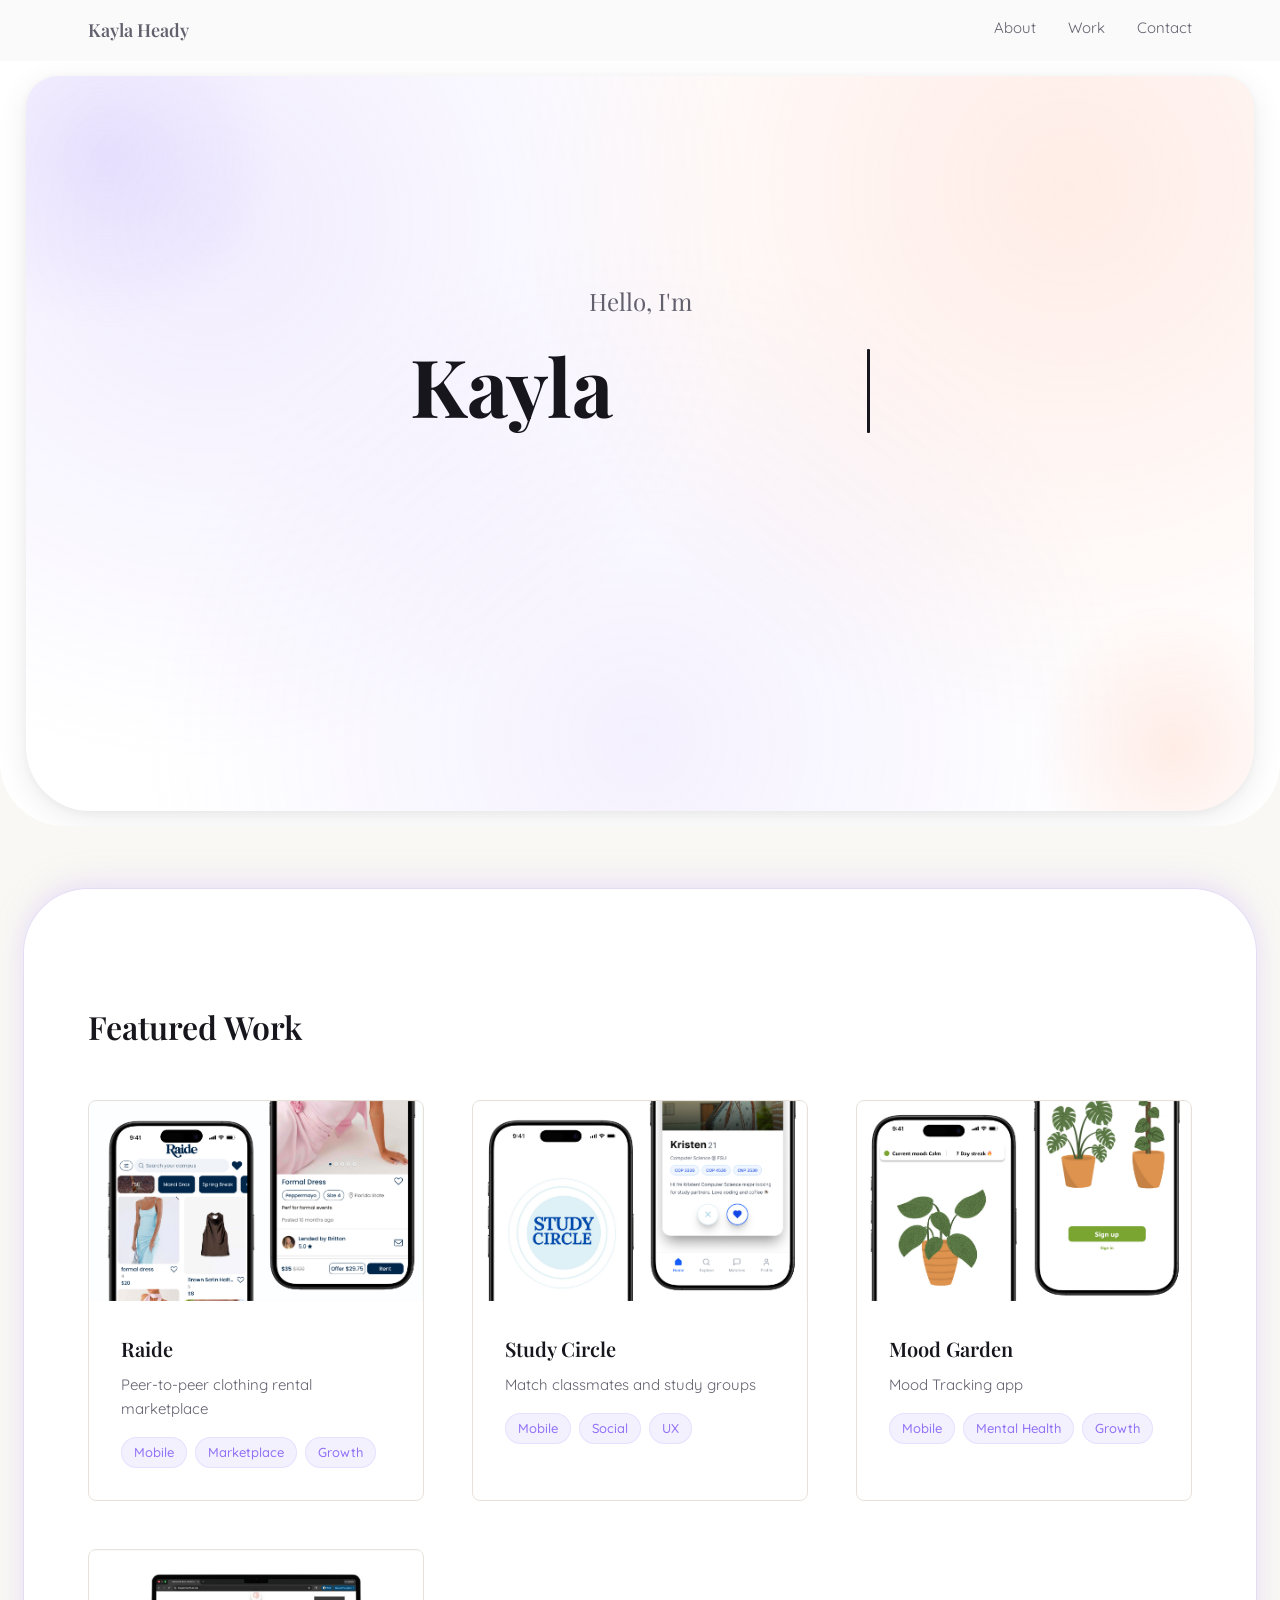
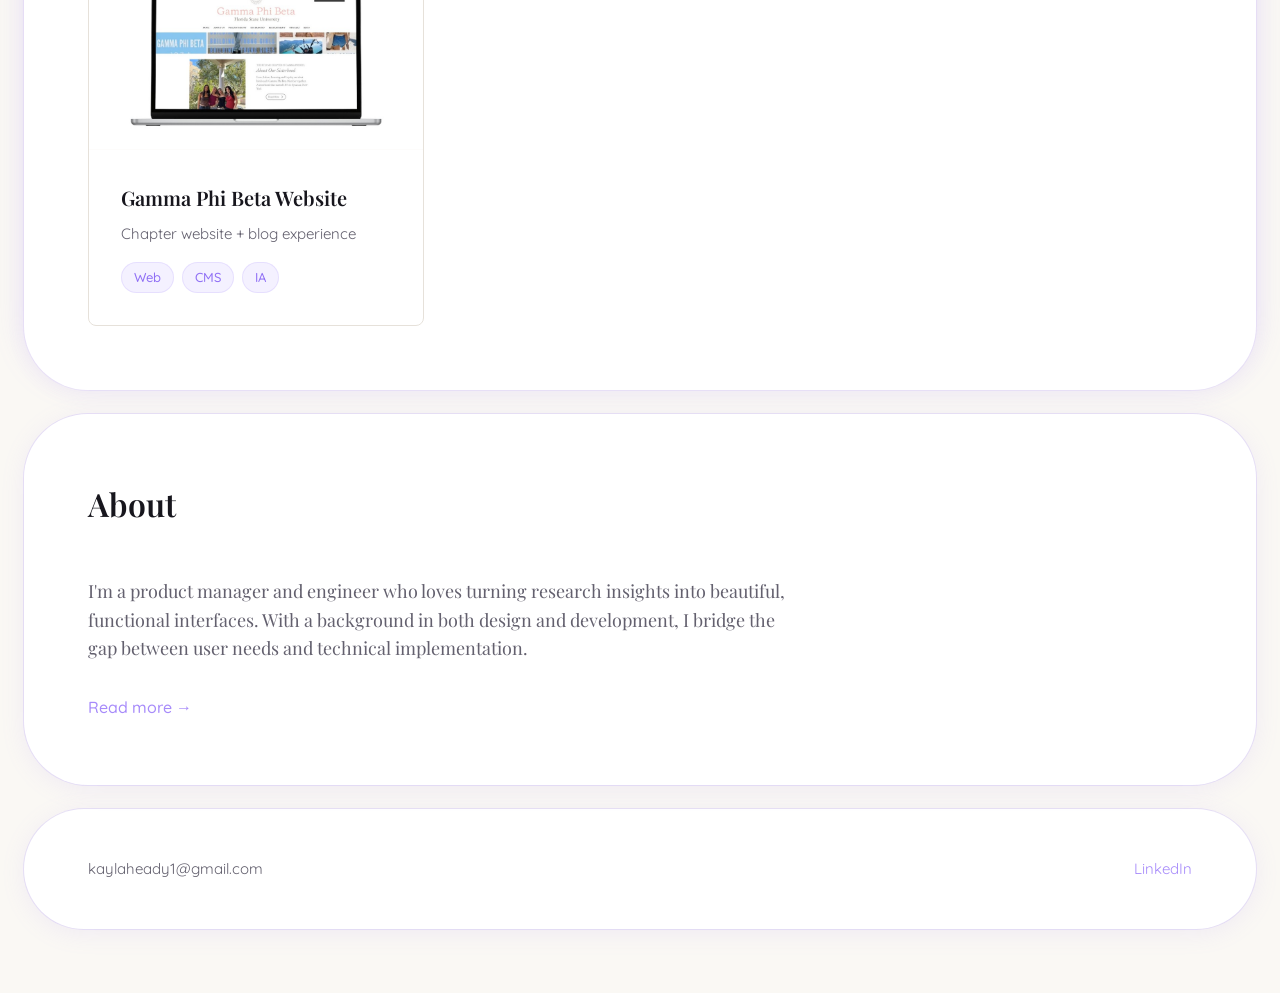
<file: index.html>
<!DOCTYPE html>
<html lang="en">
  <head>
    <meta charset="UTF-8" />
    <meta name="viewport" content="width=device-width, initial-scale=1.0" />
    <title>Kayla Heady — Product Manager & Engineer</title>
    <link rel="preconnect" href="https://fonts.googleapis.com" />
    <link rel="preconnect" href="https://fonts.gstatic.com" crossorigin />
    <link
      href="https://fonts.googleapis.com/css2?family=Playfair+Display:ital,wght@0,400;0,600;0,700;1,400&display=swap"
      rel="stylesheet"
    />
    <link rel="stylesheet" href="styles.css" />
    <link rel="stylesheet" href="https://unpkg.com/aos@2.3.1/dist/aos.css" />
  </head>
  <body>
    <nav class="nav">
      <div class="nav-container">
        <a href="index.html" class="nav-logo">Kayla Heady</a>
        <div class="nav-links">
          <a href="about.html">About</a>
          <a href="work.html">Work</a>
          <a href="contact.html">Contact</a>
        </div>
      </div>
    </nav>

    <main>
      <!-- Hero Section -->
      <section class="hero" data-aos="fade-up">
        <div class="hero-bg-shape" aria-hidden="true"></div>
        <div class="container">
          <p class="hero-subtitle">Hello, I'm</p>
          <h1 class="hero-title" id="heroName"></h1>
          <p class="hero-subtitle" id="heroDesc">
            Product manager and engineer who builds research-driven, trust-focused
            digital experiences for consumer marketplaces - serving 24,000+
          </p>
          <div class="hero-cta" id="heroActions">
            <a href="work.html" class="btn btn-primary">View Work</a>
            <a href="contact.html" class="btn btn-primary">Contact</a>
          </div>
        </div>
      </section>

      <!-- Featured Work -->
      <section class="featured-work" data-aos="fade-up">
        <div class="container">
          <h2 class="section-title">Featured Work</h2>
          <div class="project-grid">
            <a href="case-study.html?project=raide" class="project-card" data-aos="fade-up">
              <div class="project-card-image">
                <img
                  src="assets/img/raide-thumb.jpg"
                  alt="Raide project thumbnail"
                />
              </div>
              <div class="project-card-content">
                <h3 class="project-card-title">Raide</h3>
                <p class="project-card-subtitle">
                  Peer-to-peer clothing rental marketplace
                </p>
                <div class="project-card-tags">
                  <span class="tag">Mobile</span>
                  <span class="tag">Marketplace</span>
                  <span class="tag">Growth</span>
                </div>
              </div>
            </a>
            <a href="case-study.html?project=study-circle" class="project-card" data-aos="fade-up">
              <div class="project-card-image">
                <img
                  src="assets/img/study-circle-thumb.jpg"
                  alt="Study Circle project thumbnail"
                />
              </div>
              <div class="project-card-content">
                <h3 class="project-card-title">Study Circle</h3>
                <p class="project-card-subtitle">
                  Match classmates and study groups
                </p>
                <div class="project-card-tags">
                  <span class="tag">Mobile</span>
                  <span class="tag">Social</span>
                  <span class="tag">UX</span>
                </div>
              </div>
            </a>

            <a href="case-study.html?project=moodGarden" class="project-card" data-aos="fade-up">
              <div class="project-card-image">
                <img
                  src="assets/img/moodGarden-thumb.jpg"
                  alt="Mood Garden project thumbnail"
                />
              </div>
              <div class="project-card-content">
                <h3 class="project-card-title">Mood Garden</h3>
                <p class="project-card-subtitle">Mood Tracking app</p>
                <div class="project-card-tags">
                  <span class="tag">Mobile</span>
                  <span class="tag">Mental Health</span>
                  <span class="tag">Growth</span>
                </div>
              </div>
            </a>
            <a
              href="case-study.html?project=gamma-phi-beta"
              class="project-card"
              data-aos="fade-up"
            >
              <div class="project-card-image">
                <img
                  src="assets/img/gamma-phi-beta-thumb.jpg"
                  alt="Gamma Phi Beta project thumbnail"
                />
              </div>
              <div class="project-card-content">
                <h3 class="project-card-title">Gamma Phi Beta Website</h3>
                <p class="project-card-subtitle">
                  Chapter website + blog experience
                </p>
                <div class="project-card-tags">
                  <span class="tag">Web</span>
                  <span class="tag">CMS</span>
                  <span class="tag">IA</span>
                </div>
              </div>
            </a>
          </div>
        </div>
      </section>

      <!-- About Teaser -->
      <section class="about-teaser" data-aos="fade-up">
        <div class="container">
          <h2 class="section-title">About</h2>
          <p class="about-teaser-text">
            I'm a product manager and engineer who loves turning research insights into
            beautiful, functional interfaces. With a background in both design
            and development, I bridge the gap between user needs and technical
            implementation.
          </p>
          <a href="about.html" class="link-arrow">Read more →</a>
        </div>
      </section>
    </main>

    <footer class="footer">
      <div class="container">
        <div class="footer-content">
          <p class="footer-email">kaylaheady1@gmail.com</p>
          <a
            href="https://www.linkedin.com/in/kayla-heady-415b13234/"
            class="footer-link"
            target="_blank"
            rel="noopener noreferrer"
            >LinkedIn</a
          >
        </div>
      </div>
    </footer>

    <script src="https://unpkg.com/aos@2.3.1/dist/aos.js"></script>
    <script>
      (function () {
        var START_DELAY = 950;
        var LETTER_MS = 72;
        var NAME = "Kayla Heady";

        var heroName = document.getElementById("heroName");
        if (!heroName) return;

        for (var i = 0; i < NAME.length; i++) {
          var span = document.createElement("span");
          span.className = "letter";
          span.textContent = NAME[i] === " " ? "\u00A0" : NAME[i];
          heroName.appendChild(span);
        }

        var cursor = document.createElement("span");
        cursor.className = "cursor";
        heroName.appendChild(cursor);

        for (var j = 0; j < NAME.length; j++) {
          (function (idx) {
            setTimeout(function () {
              heroName.children[idx].classList.add("visible");
              if (idx === NAME.length - 1) {
                setTimeout(function () {
                  cursor.classList.add("done");
                }, LETTER_MS);
                setTimeout(function () {
                  var desc = document.getElementById("heroDesc");
                  if (desc) desc.classList.add("hero-revealed");
                }, 400);
                setTimeout(function () {
                  var actions = document.getElementById("heroActions");
                  if (actions) actions.classList.add("hero-revealed");
                }, 700);
              }
            }, START_DELAY + idx * LETTER_MS);
          })(j);
        }
      })();
    </script>
    <script src="script.js"></script>
  </body>
</html>
</file>
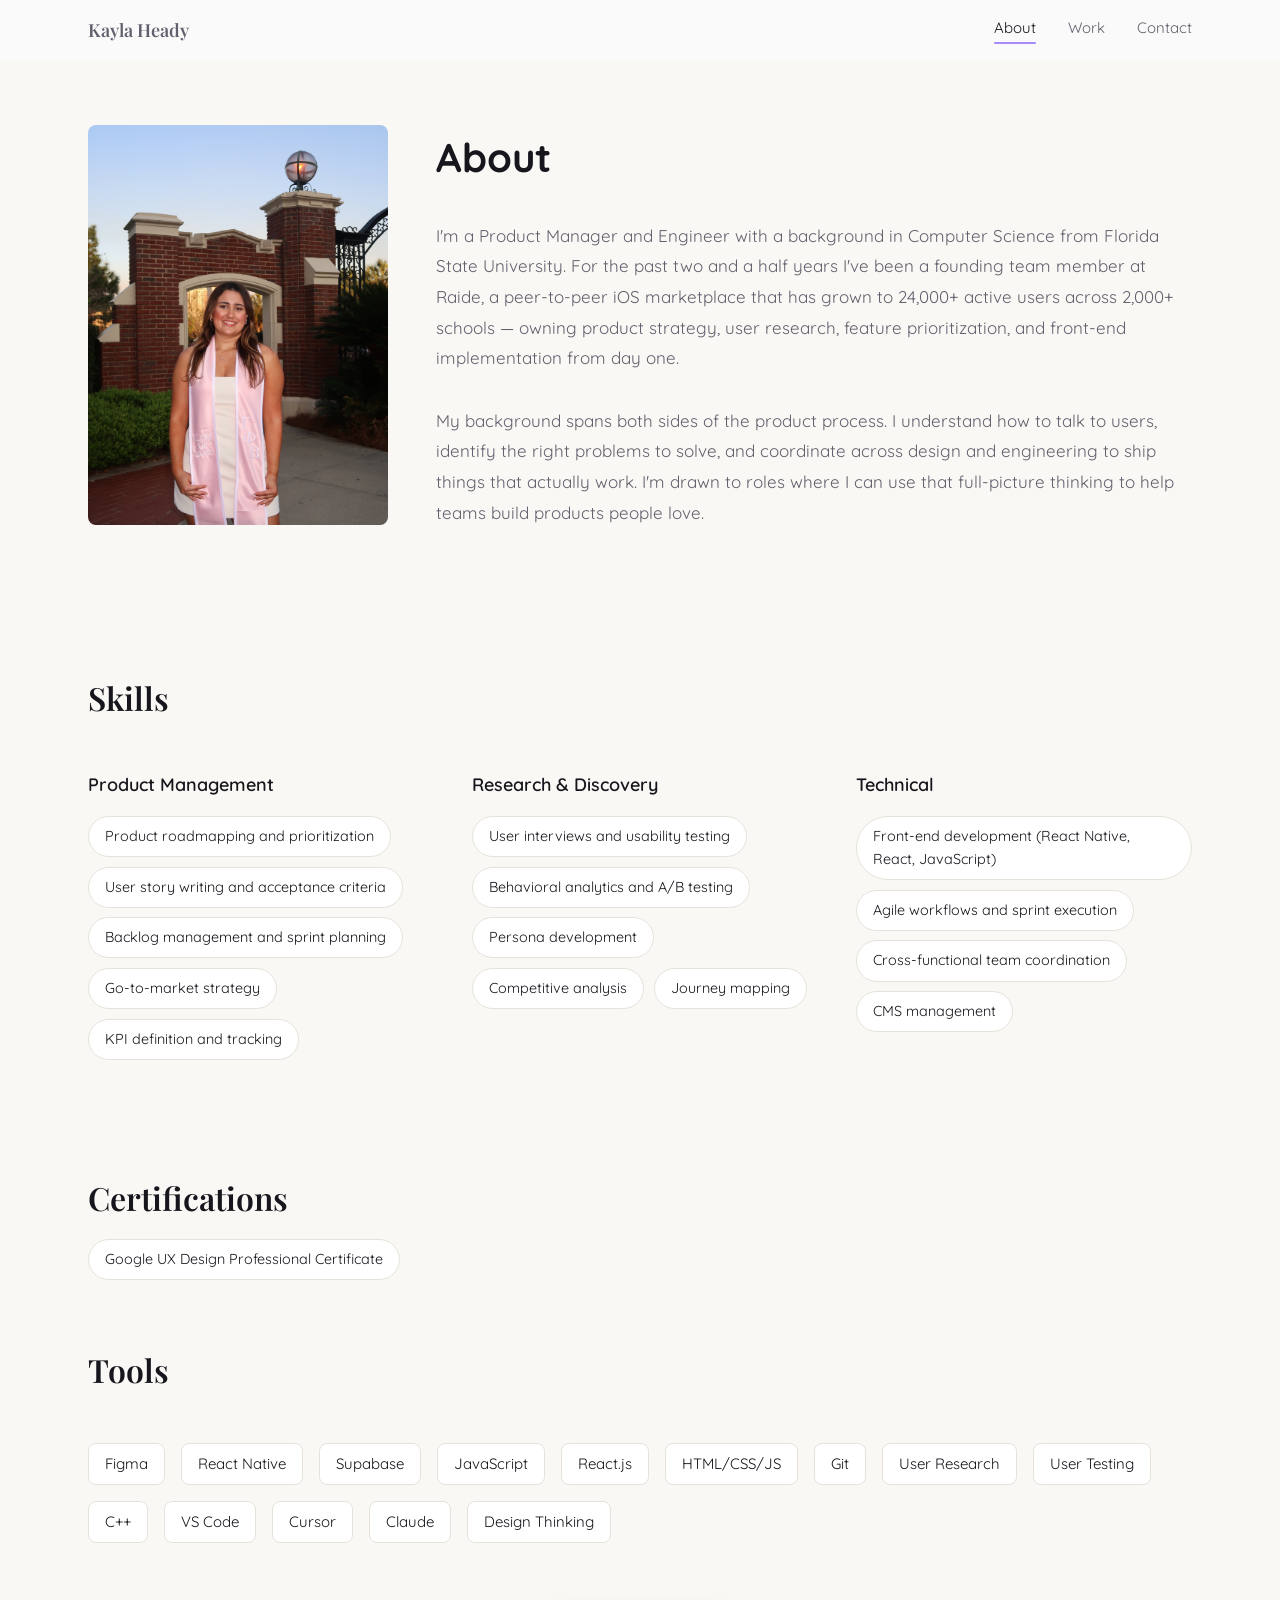
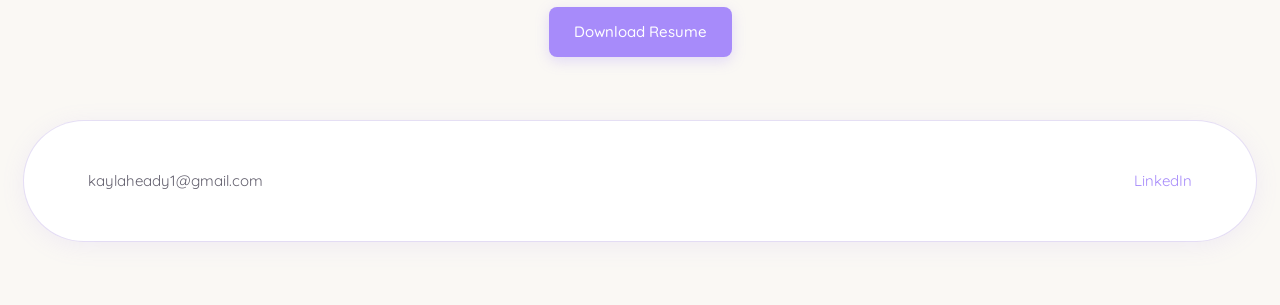
<file: about.html>
<!DOCTYPE html>
<html lang="en">
  <head>
    <meta charset="UTF-8" />
    <meta name="viewport" content="width=device-width, initial-scale=1.0" />
    <title>About — Kayla Heady</title>
    <link rel="stylesheet" href="styles.css" />
    <link rel="stylesheet" href="https://unpkg.com/aos@2.3.1/dist/aos.css" />
  </head>
  <body>
    <nav class="nav">
      <div class="nav-container">
        <a href="index.html" class="nav-logo">Kayla Heady</a>
        <div class="nav-links">
          <a href="about.html" class="active">About</a>
          <a href="work.html">Work</a>
          <a href="contact.html">Contact</a>
        </div>
      </div>
    </nav>

    <main>
      <section class="about-page" data-aos="fade-up">
        <div class="container">
          <div class="about-content">
            <div class="about-image">
              <img src="assets/img/about-photo.jpg" alt="Kayla Heady" />
            </div>
            <div class="about-text">
              <h1 class="page-title">About</h1>

              <p>
               I'm a Product Manager and Engineer with a background in Computer Science from Florida State University. For the past two and a half years I've been a founding team member at Raide, a peer-to-peer iOS marketplace that has grown to 24,000+ active users across 2,000+ schools — owning product strategy, user research, feature prioritization, and front-end implementation from day one.
              </p>

              <p>
                My background spans both sides of the product process. I understand how to talk to users, identify the right problems to solve, and coordinate across design and engineering to ship things that actually work. I'm drawn to roles where I can use that full-picture thinking to help teams build products people love.
               
              </p>
            </div>
          </div>

          <div class="skills-section">
            <h2 class="section-title">Skills</h2>
            <div class="skills-grid">
              <div class="skills-group">
                <h3 class="skills-group-title">Product Management</h3>
                <ul class="skills-list">
                  <li>Product roadmapping and prioritization</li>
                  <li>User story writing and acceptance criteria</li>
                  <li>Backlog management and sprint planning</li>
                  <li>Go-to-market strategy</li>
                  <li>KPI definition and tracking</li>
                </ul>
              </div>
              <div class="skills-group">
                <h3 class="skills-group-title">Research & Discovery</h3>
                <ul class="skills-list">
                  <li>User interviews and usability testing</li>
                  <li>Behavioral analytics and A/B testing</li>
                  <li>Persona development</li>
                  <li>Competitive analysis</li>
                  <li>Journey mapping</li>
                </ul>
              </div>
              <div class="skills-group">
                <h3 class="skills-group-title">Technical</h3>
                <ul class="skills-list">
                  <li>Front-end development (React Native, React, JavaScript)</li>
                  <li>Agile workflows and sprint execution</li>
                  <li>Cross-functional team coordination</li>
                  <li>CMS management</li>
                </ul>
              </div>
            </div>
          </div>

          <div class="certifications-section">
            <h2 class="section-title">Certifications</h2>
            <div class="skills-grid">
              <div class="skills-group">
                <ul class="skills-list">
                  <li>Google UX Design Professional Certificate</li>
                </ul>
              </div>
            </div>
          </div>

          <div class="tools-section">
            <h2 class="section-title">Tools</h2>
            <div class="tools-chips">
              <span class="tool-chip">Figma</span>
              <span class="tool-chip">React Native</span>
              <span class="tool-chip">Supabase</span>
              <span class="tool-chip">JavaScript</span>
              <span class="tool-chip">React.js</span>
              <span class="tool-chip">HTML/CSS/JS</span>
              <span class="tool-chip">Git</span>
              <span class="tool-chip">User Research</span>
              <span class="tool-chip">User Testing</span>
              <span class="tool-chip">C++</span>
              <span class="tool-chip">VS Code</span>
              <span class="tool-chip">Cursor</span>
              <span class="tool-chip">Claude</span>
              <span class="tool-chip">Design Thinking</span>
            </div>
          </div>

          <div class="resume-section">
            <a href="assets/kaylaheady-resume.pdf" class="btn btn-primary" download
              >Download Resume</a
            >
          </div>
        </div>
      </section>
    </main>

    <footer class="footer">
      <div class="container">
        <div class="footer-content">
          <p class="footer-email">kaylaheady1@gmail.com</p>
          <a
            href="https://www.linkedin.com/in/kayla-heady-415b13234/"
            class="footer-link"
            target="_blank"
            rel="noopener noreferrer"
            >LinkedIn</a
          >
        </div>
      </div>
    </footer>

    <script src="https://unpkg.com/aos@2.3.1/dist/aos.js"></script>
    <script src="script.js"></script>
  </body>
</html>
</file>
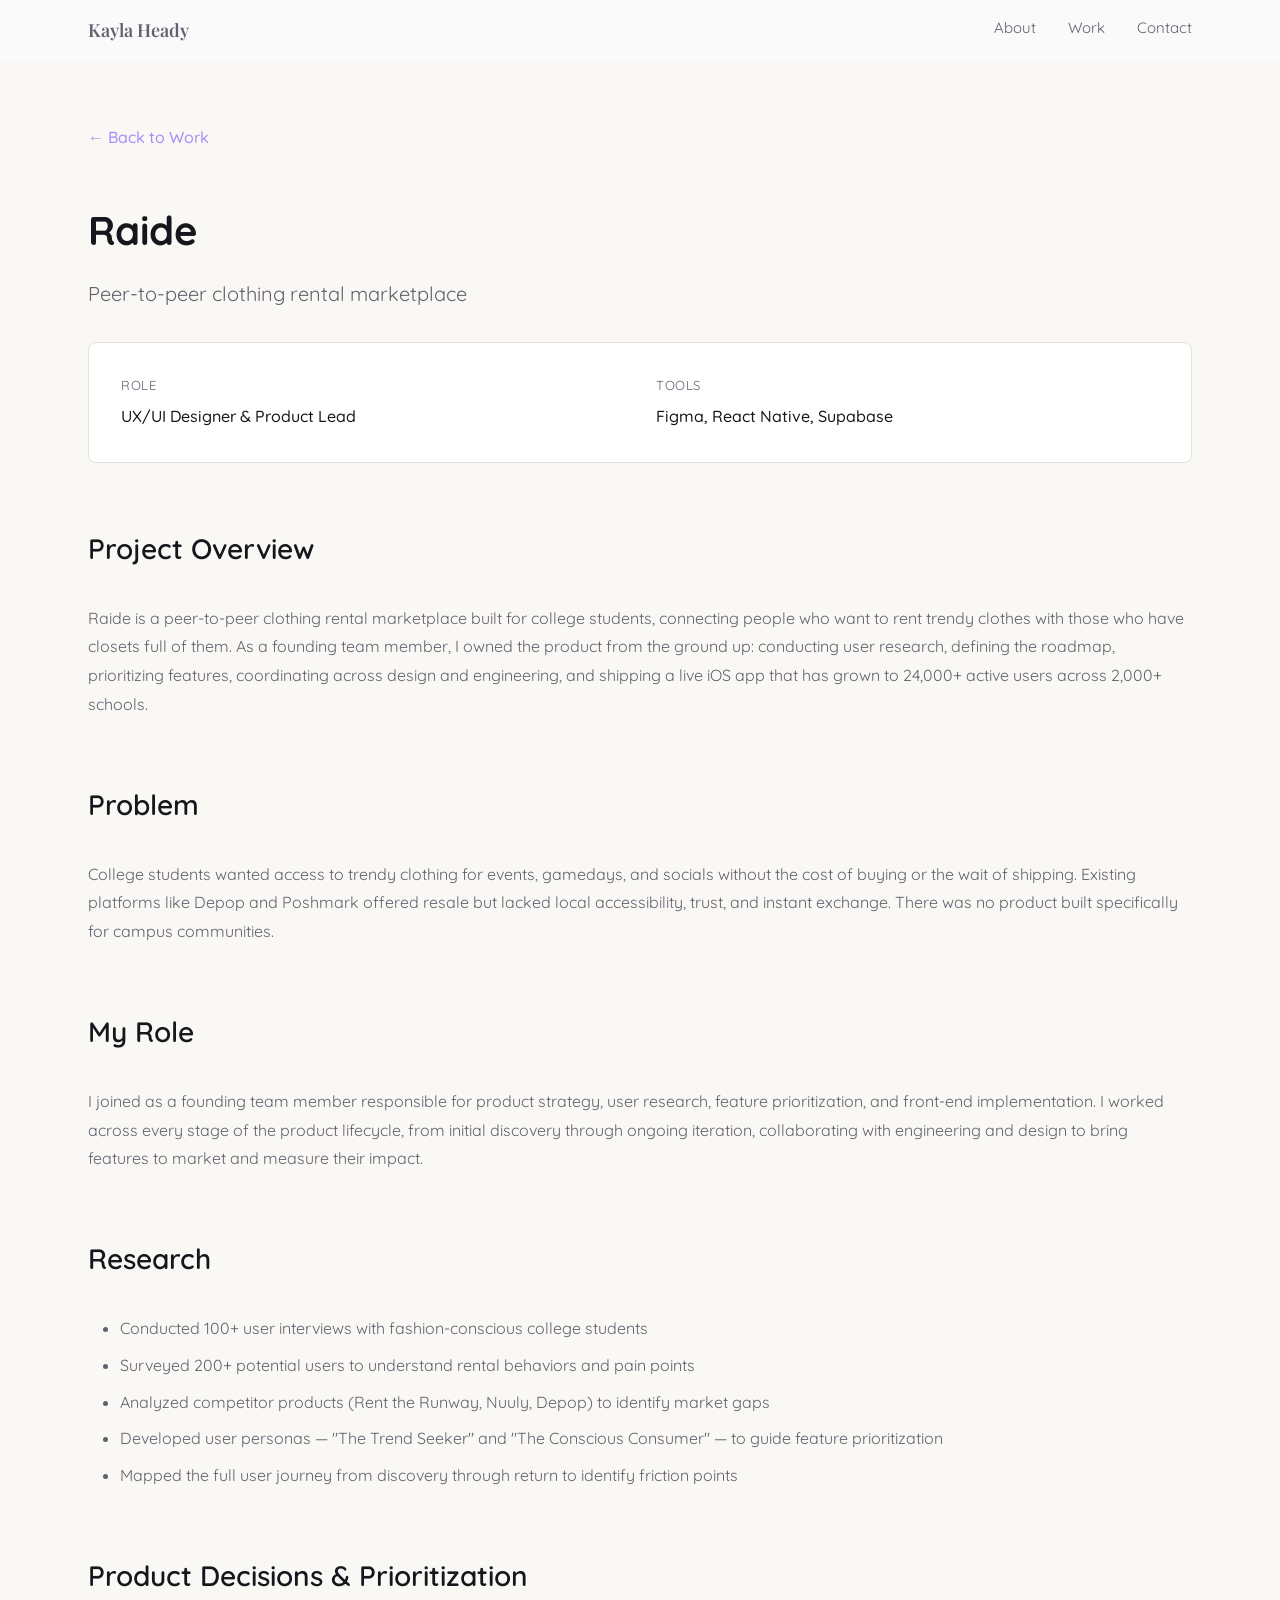
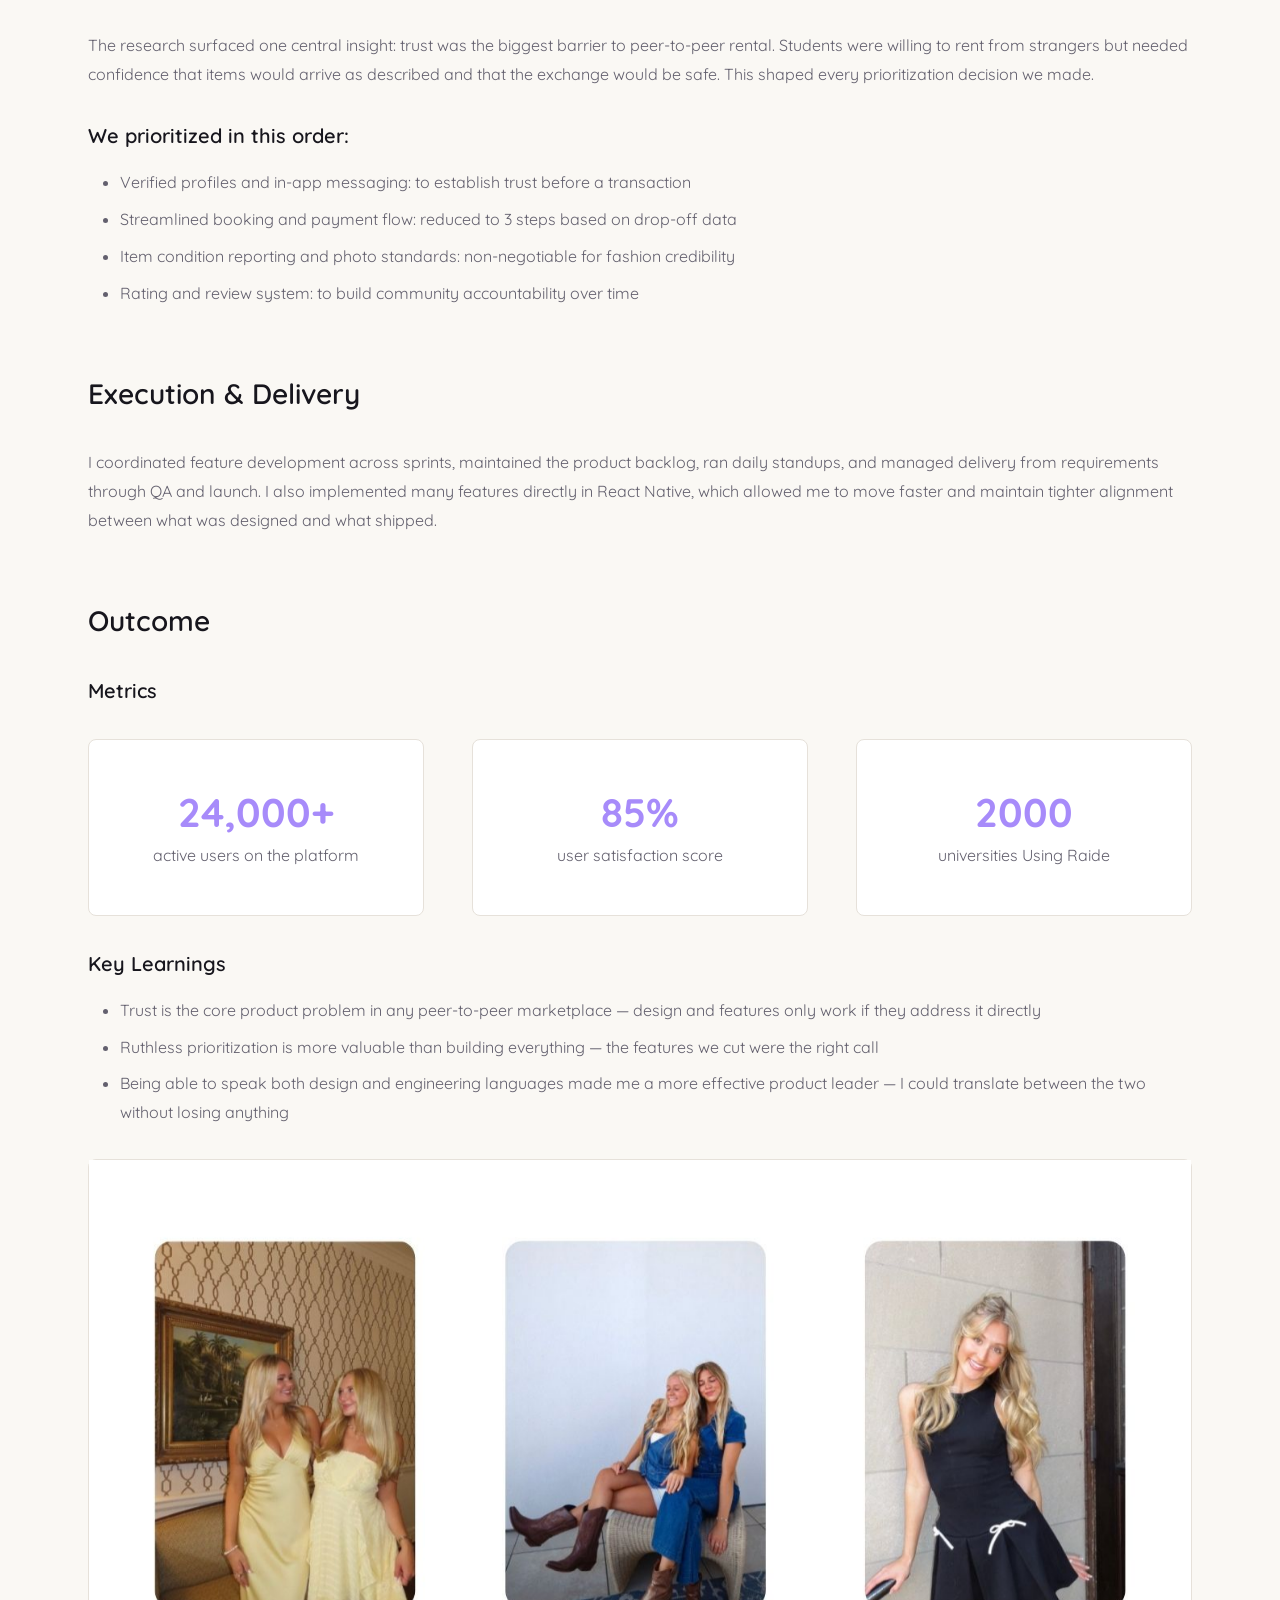
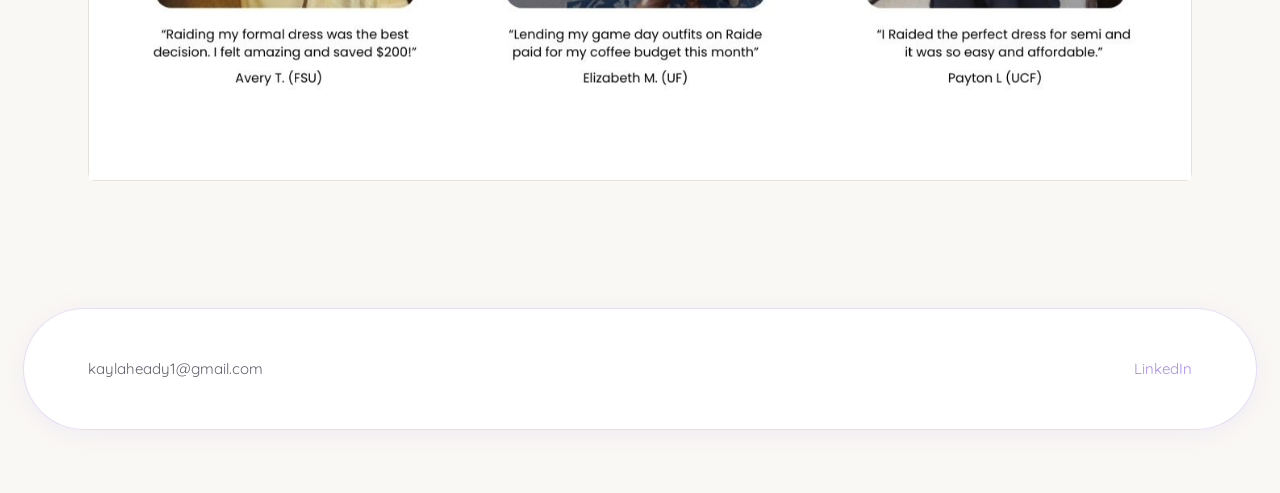
<file: case-study.html>
<!DOCTYPE html>
<html lang="en">
  <head>
    <meta charset="UTF-8" />
    <meta name="viewport" content="width=device-width, initial-scale=1.0" />
    <title>Case Study — Kayla Heady</title>
    <link rel="stylesheet" href="styles.css" />
  </head>
  <body>
    <nav class="nav">
      <div class="nav-container">
        <a href="index.html" class="nav-logo">Kayla Heady</a>
        <div class="nav-links">
          <a href="about.html">About</a>
          <a href="work.html">Work</a>
          <a href="contact.html">Contact</a>
        </div>
      </div>
    </nav>

    <main>
      <section class="case-study">
        <div class="container">
          <a href="work.html" class="back-link">← Back to Work</a>

          <div id="case-study-content">
            <!-- Content will be dynamically inserted by script.js -->
          </div>
        </div>
      </section>
    </main>

    <footer class="footer">
      <div class="container">
        <div class="footer-content">
          <p class="footer-email">kaylaheady1@gmail.com</p>
          <a
            href="https://www.linkedin.com/in/kayla-heady-415b13234/"
            class="footer-link"
            target="_blank"
            rel="noopener noreferrer"
            >LinkedIn</a
          >
        </div>
      </div>
    </footer>

    <script src="script.js"></script>
  </body>
</html>
</file>
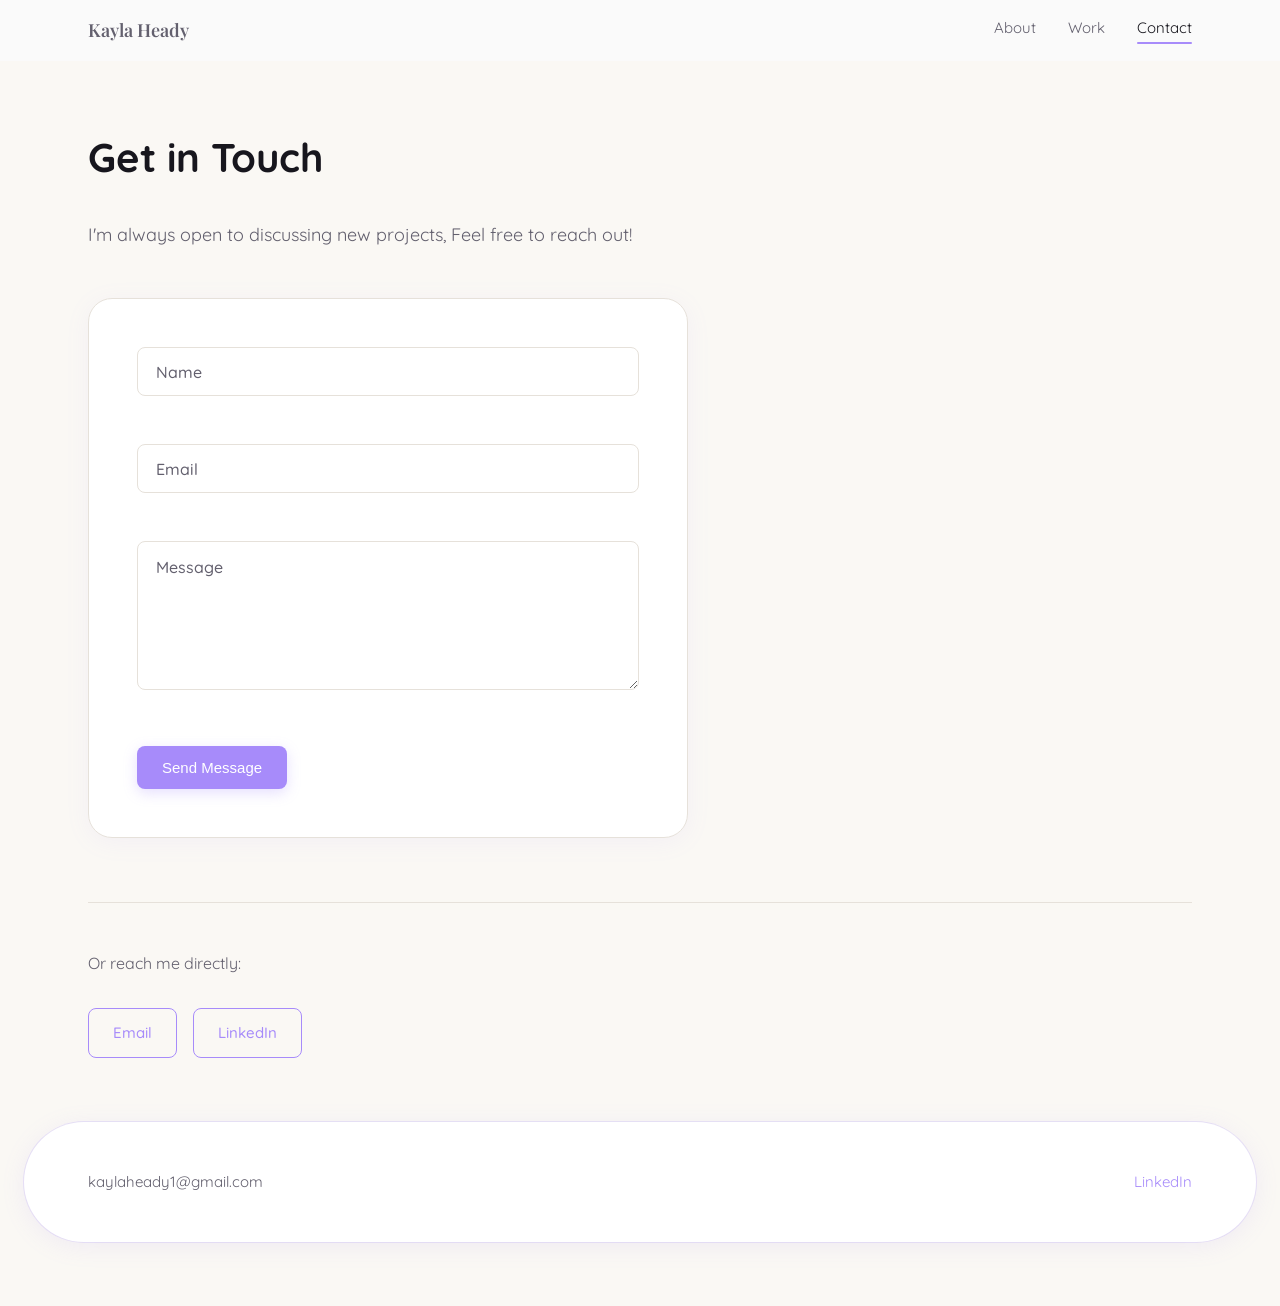
<file: contact.html>
<!DOCTYPE html>
<html lang="en">
  <head>
    <meta charset="UTF-8" />
    <meta name="viewport" content="width=device-width, initial-scale=1.0" />
    <title>Contact — Kayla Heady</title>
    <link rel="stylesheet" href="styles.css" />
    <link rel="stylesheet" href="https://unpkg.com/aos@2.3.1/dist/aos.css" />
  </head>
  <body>
    <nav class="nav">
      <div class="nav-container">
        <a href="index.html" class="nav-logo">Kayla Heady</a>
        <div class="nav-links">
          <a href="about.html">About</a>
          <a href="work.html">Work</a>
          <a href="contact.html" class="active">Contact</a>
        </div>
      </div>
    </nav>

    <main>
      <section class="contact-page" data-aos="fade-up">
        <div class="container">
          <h1 class="page-title">Get in Touch</h1>
          <p class="contact-intro">
            I'm always open to discussing new projects, Feel free to reach out!
          </p>

          <form
            class="contact-form"
            id="contact-form"
            action="mailto:kaylaheady1@gmail.com"
            method="post"
            enctype="text/plain"
          >
            <div class="form-group">
              <label for="name">Name</label>
              <input type="text" id="name" name="name" required />
            </div>
            <div class="form-group">
              <label for="email">Email</label>
              <input type="email" id="email" name="email" required />
            </div>
            <div class="form-group">
              <label for="message">Message</label>
              <textarea
                id="message"
                name="message"
                rows="6"
                required
              ></textarea>
            </div>
            <button type="submit" class="btn btn-primary">Send Message</button>
          </form>

          <div class="contact-alternative">
            <p>Or reach me directly:</p>
            <div class="contact-buttons">
              <a href="mailto:kaylaheady1@gmail.com" class="btn btn-secondary"
                >Email</a
              >
              <a
                href="https://www.linkedin.com/in/kayla-heady-415b13234/"
                class="btn btn-secondary"
                target="_blank"
                rel="noopener noreferrer"
                >LinkedIn</a
              >
            </div>
          </div>
        </div>
      </section>
    </main>

    <footer class="footer">
      <div class="container">
        <div class="footer-content">
          <p class="footer-email">kaylaheady1@gmail.com</p>
          <a
            href="https://www.linkedin.com/in/kayla-heady-415b13234/"
            class="footer-link"
            target="_blank"
            rel="noopener noreferrer"
            >LinkedIn</a
          >
        </div>
      </div>
    </footer>

    <script src="https://unpkg.com/aos@2.3.1/dist/aos.js"></script>
    <script src="script.js"></script>
  </body>
</html>
</file>
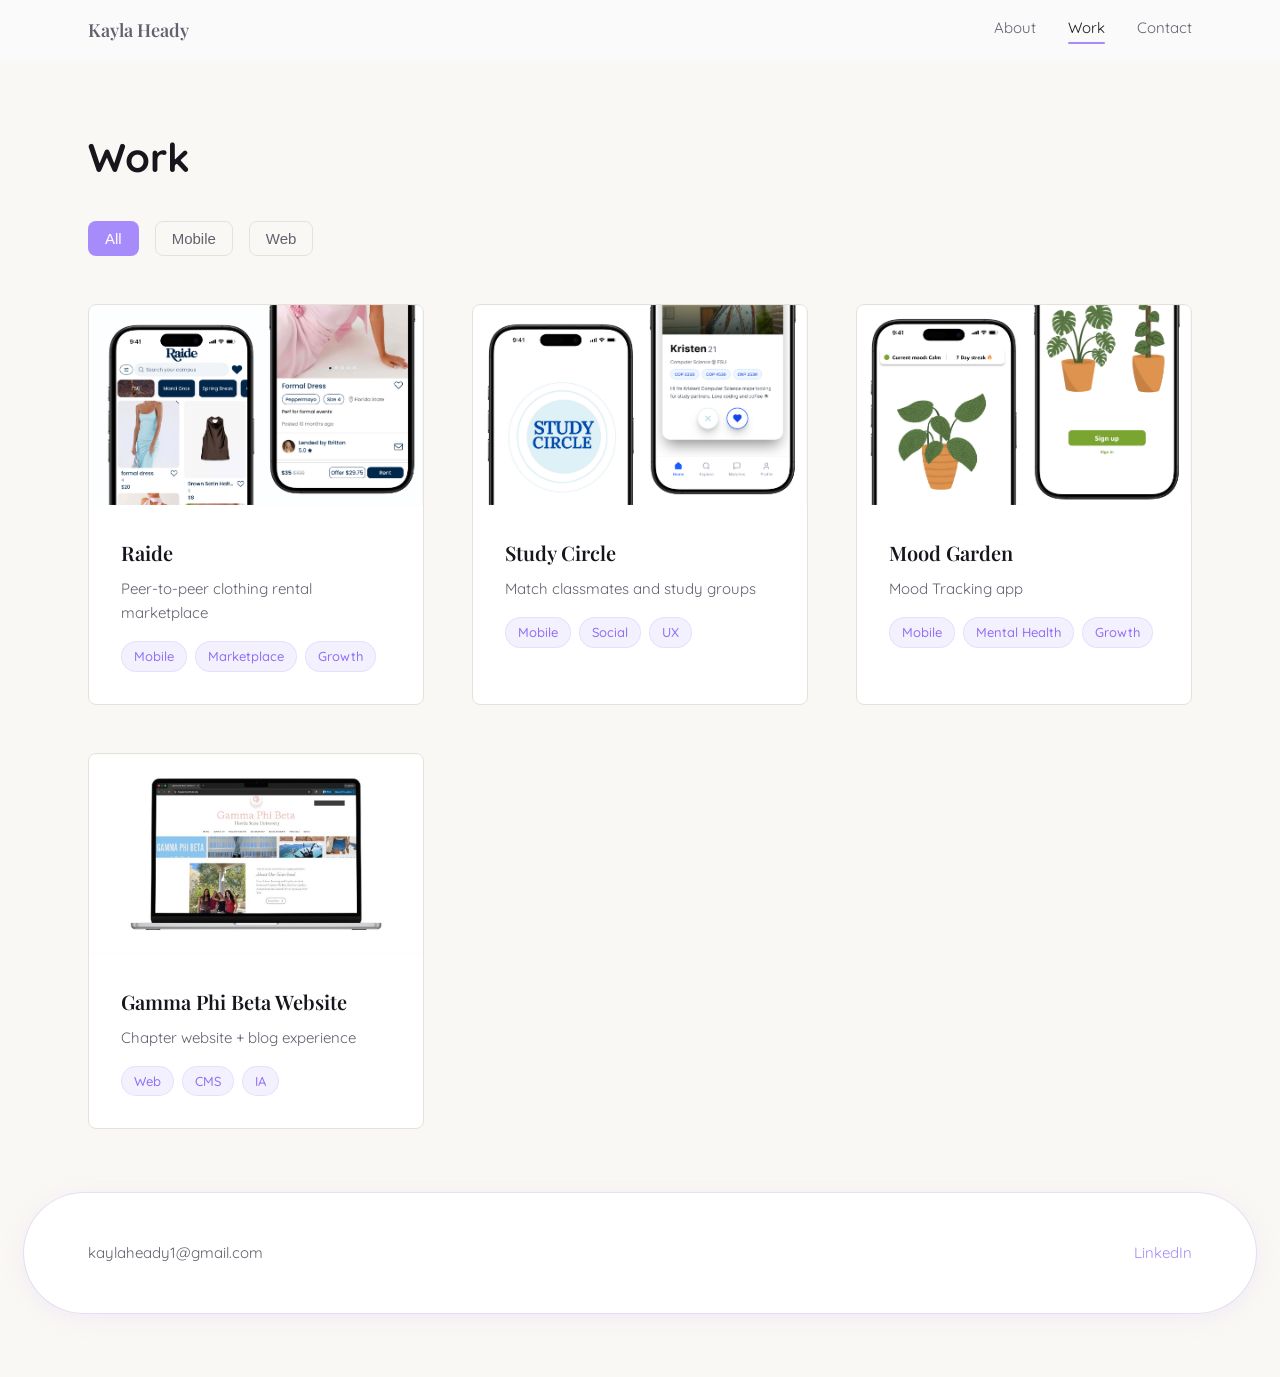
<file: work.html>
<!DOCTYPE html>
<html lang="en">
  <head>
    <meta charset="UTF-8" />
    <meta name="viewport" content="width=device-width, initial-scale=1.0" />
    <title>Work — Kayla Heady</title>
    <link rel="stylesheet" href="styles.css" />
    <link rel="stylesheet" href="https://unpkg.com/aos@2.3.1/dist/aos.css" />
  </head>
  <body>
    <nav class="nav">
      <div class="nav-container">
        <a href="index.html" class="nav-logo">Kayla Heady</a>
        <div class="nav-links">
          <a href="about.html">About</a>
          <a href="work.html" class="active">Work</a>
          <a href="contact.html">Contact</a>
        </div>
      </div>
    </nav>

    <main>
      <section class="work-page" data-aos="fade-up">
        <div class="container">
          <h1 class="page-title">Work</h1>

          <!-- Filters -->
          <div class="filter-buttons">
            <button class="filter-btn active" data-filter="all">All</button>
            <button class="filter-btn" data-filter="mobile">Mobile</button>
            <button class="filter-btn" data-filter="web">Web</button>
          </div>

          <!-- Project Grid -->
          <div class="project-grid" id="project-grid">
            <a
              href="case-study.html?project=raide"
              class="project-card"
              data-tags="mobile marketplace growth"
              data-aos="fade-up"
            >
              <div class="project-card-image">
                <img
                  src="assets/img/raide-thumb.jpg"
                  alt="Raide project thumbnail"
                />
              </div>
              <div class="project-card-content">
                <h3 class="project-card-title">Raide</h3>
                <p class="project-card-subtitle">
                  Peer-to-peer clothing rental marketplace
                </p>
                <div class="project-card-tags">
                  <span class="tag">Mobile</span>
                  <span class="tag">Marketplace</span>
                  <span class="tag">Growth</span>
                </div>
              </div>
            </a>

            <a
              href="case-study.html?project=study-circle"
              class="project-card"
              data-tags="mobile social ux"
              data-aos="fade-up"
            >
              <div class="project-card-image">
                <img
                  src="assets/img/study-circle-thumb.jpg"
                  alt="Study Circle project thumbnail"
                />
              </div>
              <div class="project-card-content">
                <h3 class="project-card-title">Study Circle</h3>
                <p class="project-card-subtitle">
                  Match classmates and study groups
                </p>
                <div class="project-card-tags">
                  <span class="tag">Mobile</span>
                  <span class="tag">Social</span>
                  <span class="tag">UX</span>
                </div>
              </div>
            </a>

            <a
              href="case-study.html?project=moodGarden"
              class="project-card"
              data-tags="mobile mental health growth"
              data-aos="fade-up"
            >
              <div class="project-card-image">
                <img
                  src="assets/img/moodGarden-thumb.jpg"
                  alt="Mood Garden thumbnail"
                />
              </div>
              <div class="project-card-content">
                <h3 class="project-card-title">Mood Garden</h3>
                <p class="project-card-subtitle">Mood Tracking app</p>
                <div class="project-card-tags">
                  <span class="tag">Mobile</span>
                  <span class="tag">Mental Health</span>
                  <span class="tag">Growth</span>
                </div>
              </div>
            </a>

            <a
              href="case-study.html?project=gamma-phi-beta"
              class="project-card"
              data-tags="web cms ia"
              data-aos="fade-up"
            >
              <div class="project-card-image">
                <img
                  src="assets/img/gamma-phi-beta-thumb.jpg"
                  alt="Gamma Phi Beta project thumbnail"
                />
              </div>
              <div class="project-card-content">
                <h3 class="project-card-title">Gamma Phi Beta Website</h3>
                <p class="project-card-subtitle">
                  Chapter website + blog experience
                </p>
                <div class="project-card-tags">
                  <span class="tag">Web</span>
                  <span class="tag">CMS</span>
                  <span class="tag">IA</span>
                </div>
              </div>
            </a>
          </div>
        </div>
      </section>
    </main>

    <footer class="footer">
      <div class="container">
        <div class="footer-content">
          <p class="footer-email">kaylaheady1@gmail.com</p>
          <a
            href="https://www.linkedin.com/in/kayla-heady-415b13234/"
            class="footer-link"
            target="_blank"
            rel="noopener noreferrer"
            >LinkedIn</a
          >
        </div>
      </div>
    </footer>

    <script src="https://unpkg.com/aos@2.3.1/dist/aos.js"></script>
    <script src="script.js"></script>
  </body>
</html>
</file>
<file: styles.css>
@import url("https://fonts.googleapis.com/css2?family=Playfair+Display:ital,wght@0,400;0,600;0,700;1,400&display=swap");
@import url("https://fonts.googleapis.com/css2?family=Quicksand:wght@400;500;600;700&display=swap");

/* ============================================
   GLOBAL DESIGN SYSTEM
   ============================================ */

:root {
  --color-bg: #faf8f4;
  --color-text: #17161d;
  --color-text-light: #63606e;
  --color-accent: #a78bfa;
  --color-accent-2: #ff8a65;
  --color-accent-hover: #8f6ff5;
  --color-border: #e6e1da;
  --color-card-bg: #ffffff;
  --max-width: 1200px;
  --spacing-xs: 0.5rem;
  --spacing-sm: 1rem;
  --spacing-md: 2rem;
  --spacing-lg: 3rem;
  --spacing-xl: 4rem;
  --border-radius: 8px;
  --transition: all 0.3s ease;
  --font-display: "Playfair Display", serif;
  --font-body: "Quicksand", sans-serif;
}

* {
  margin: 0;
  padding: 0;
  box-sizing: border-box;
}

html {
  scroll-behavior: smooth;
}

body {
  font-family: var(--font-body);
  line-height: 1.6;
  color: var(--color-text);
  background-color: var(--color-bg);
  font-size: 16px;
}

img {
  max-width: 100%;
  height: auto;
  display: block;
  image-rendering: auto;
  -ms-interpolation-mode: bicubic;
}

a {
  text-decoration: none;
  color: inherit;
  transition: var(--transition);
}

/* ============================================
   CONTAINER
   ============================================ */

.container {
  max-width: var(--max-width);
  margin: 0 auto;
  padding: 0 var(--spacing-md);
}

@media (min-width: 768px) {
  .container {
    padding: 0 var(--spacing-lg);
  }
}

/* ============================================
   NAVIGATION
   ============================================ */

.nav {
  position: sticky;
  top: 0;
  background-color: rgba(250, 250, 250, 0.95);
  backdrop-filter: blur(10px);
  z-index: 1000;
  padding: var(--spacing-sm) 0;
}

.nav-container {
  max-width: var(--max-width);
  margin: 0 auto;
  padding: 0 var(--spacing-md);
  display: flex;
  justify-content: space-between;
  align-items: center;
}

@media (min-width: 768px) {
  .nav-container {
    padding: 0 var(--spacing-lg);
  }
}

.nav-logo {
  font-family: "Playfair Display", serif;
  font-weight: 600;
  font-size: 1.125rem;
  color: var(--color-text-light);
}

.nav-links {
  display: flex;
  gap: var(--spacing-md);
}

.nav-links a {
  color: var(--color-text-light);
  font-size: 0.9375rem;
  position: relative;
}

.nav-links a:hover,
.nav-links a.active {
  color: var(--color-text);
}

.nav-links a {
  padding-bottom: 4px;
}

.nav-links a::after {
  content: "";
  position: absolute;
  left: 0;
  bottom: 0;
  width: 0;
  height: 2px;
  background: var(--color-accent);
  border-radius: 2px;
  transition: width 0.3s ease;
}

.nav-links a:hover::after,
.nav-links a.active::after {
  width: 100%;
}


/* ============================================
   BUTTONS
   ============================================ */

.btn {
  display: inline-block;
  padding: 0.75rem 1.5rem;
  border-radius: var(--border-radius);
  font-size: 0.9375rem;
  font-weight: 500;
  cursor: pointer;
  border: 1px solid transparent;
  transition: var(--transition);
  text-align: center;
}

.btn-primary {
  background: var(--color-accent);
  color: white;
  border: 1px solid transparent;
  box-shadow: 0 4px 14px rgba(167, 139, 250, 0.28);
}

.btn-primary:hover {
  background: var(--color-accent-hover);
  transform: translateY(-2px);
  box-shadow: 0 8px 24px rgba(167, 139, 250, 0.38);
}

.btn-secondary {
  background-color: transparent;
  color: var(--color-accent);
  border: 1px solid var(--color-accent);
}

.btn-secondary:hover {
  background: var(--color-accent);
  color: white;
  border-color: transparent;
  transform: translateY(-2px);
  box-shadow: 0 8px 24px rgba(167, 139, 250, 0.3);
}

/* ============================================
   HERO SECTION
   ============================================ */

.hero {
  padding: var(--spacing-xl) 0;
  margin-bottom: 4rem;
  text-align: center;
  min-height: 80vh;
  display: flex;
  align-items: center;
  justify-content: center;
  position: relative;
  background: #ffffff;
  border-radius: 0 0 4rem 4rem;
  overflow: hidden;
}

.hero-bg-shape {
  position: absolute;
  inset: 2%;
  z-index: 0;
  border-radius: 2rem 2rem 4rem 4rem;
  background:
    radial-gradient(circle at 15% 20%, rgba(167, 139, 250, 0.16), transparent 45%),
    radial-gradient(circle at 85% 15%, rgba(255, 138, 101, 0.16), transparent 45%),
    radial-gradient(circle at 50% 90%, rgba(167, 139, 250, 0.12), transparent 55%),
    #ffffff;
  overflow: hidden;
  box-shadow:
    0 8px 32px rgba(0, 0, 0, 0.08),
    0 2px 8px rgba(0, 0, 0, 0.04);
}

.hero-bg-shape::before,
.hero-bg-shape::after {
  content: "";
  position: absolute;
  border-radius: 50%;
  filter: blur(2px);
  opacity: 0.5;
  animation: blobDrift 16s ease-in-out infinite;
}

.hero-bg-shape::before {
  width: 22rem;
  height: 22rem;
  top: -6rem;
  left: -6rem;
  background: radial-gradient(circle, rgba(167, 139, 250, 0.35), transparent 70%);
}

.hero-bg-shape::after {
  width: 18rem;
  height: 18rem;
  bottom: -5rem;
  right: -4rem;
  background: radial-gradient(circle, rgba(255, 138, 101, 0.32), transparent 70%);
  animation-delay: -8s;
}

@keyframes blobDrift {
  0%,
  100% {
    transform: translate(0, 0) scale(1);
  }
  50% {
    transform: translate(2rem, 1.5rem) scale(1.08);
  }
}

@media (prefers-reduced-motion: reduce) {
  .hero-bg-shape::before,
  .hero-bg-shape::after {
    animation: none;
  }
}

@media (min-width: 768px) {
  .hero {
    min-height: 85vh;
  }
}

.hero .container {
  position: relative;
  z-index: 1;
}

.hero-title {
  font-family: "Playfair Display", serif;
  font-size: clamp(3.5rem, 10vw, 6.5rem);
  font-weight: 700;
  margin-bottom: var(--spacing-sm);
  line-height: 1.2;
}

/* Typewriter name animation */
.hero-title .letter {
  opacity: 0;
  transform: translateY(6px);
  transition: opacity 0.25s ease, transform 0.25s ease;
}
.hero-title .letter.visible {
  opacity: 1;
  transform: translateY(0);
}
.hero-title .cursor {
  display: inline-block;
  width: 3px;
  height: 1.05em;
  margin-left: 2px;
  vertical-align: middle;
  transform: translateY(-6px);
  background-color: currentColor;
  border-radius: 1px;
  animation: blink 0.85s step-end infinite;
}
.hero-title .cursor.done {
  animation: cursorFadeOut 0.6s ease 1.2s both;
}
@keyframes blink {
  50% { opacity: 0; }
}
@keyframes cursorFadeOut {
  to { opacity: 0; }
}

#heroDesc,
#heroActions {
  opacity: 0;
  transform: translateY(10px);
  transition: opacity 0.4s ease, transform 0.4s ease;
}
#heroDesc.hero-revealed,
#heroActions.hero-revealed {
  opacity: 1;
  transform: translateY(0);
}

@media (min-width: 768px) {
  .hero-title {
    font-size: 5rem;
  }
}

.hero-subtitle {
  font-family: "Playfair Display", serif;
  font-size: 1.25rem;
  color: var(--color-text-light);
  margin-bottom: var(--spacing-lg);
  max-width: 600px;
  margin-left: auto;
  margin-right: auto;
}

.hero .container > .hero-subtitle:first-of-type {
  margin-top: var(--spacing-xl);
  margin-bottom: var(--spacing-sm);
}

@media (min-width: 768px) {
  .hero-subtitle {
    font-size: 1.5rem;
  }
}

.hero-cta {
  display: flex;
  gap: var(--spacing-sm);
  justify-content: center;
  flex-wrap: wrap;
}

.hero-cta .btn {
  min-width: 10rem;
  text-align: center;
  box-sizing: border-box;
}

/* ============================================
   SECTIONS
   ============================================ */

section {
  padding: var(--spacing-xl) 0;
}

/* Featured Work: arched top and bottom (matches hero bottom curve) */
.featured-work {
  background-color: var(--color-card-bg);
  border-radius: 4rem;
  overflow: visible;
  margin: -1px 1.5rem 1.5rem;
  padding-top: calc(var(--spacing-xl) + 3rem);
  box-shadow:
    0 -8px 32px rgba(167, 139, 250, 0.18),
    0 4px 24px rgba(167, 139, 250, 0.08),
    0 0 0 1px rgba(167, 139, 250, 0.14);
}

.section-title {
  font-family: "Playfair Display", serif;
  font-size: 2rem;
  font-weight: 600;
  margin-bottom: var(--spacing-lg);
}


.page-title {
  font-size: 2.5rem;
  font-weight: 700;
  margin-bottom: var(--spacing-md);
}

/* ============================================
   PROJECT CARDS
   ============================================ */

.project-grid {
  display: grid;
  grid-template-columns: 1fr;
  gap: var(--spacing-lg);
}

@media (min-width: 768px) {
  .project-grid {
    grid-template-columns: repeat(2, 1fr);
  }
}

@media (min-width: 1024px) {
  .project-grid {
    grid-template-columns: repeat(3, 1fr);
  }
}

.project-card {
  position: relative;
  background-color: var(--color-card-bg);
  border-radius: var(--border-radius);
  overflow: hidden;
  border: 1px solid var(--color-border);
  transition: var(--transition);
  display: block;
  opacity: 1;
  transform: translateY(0);
}

.project-card::before {
  content: "";
  position: absolute;
  top: 0;
  left: 0;
  right: 0;
  height: 3px;
  background: var(--color-accent);
  transform: scaleX(0);
  transform-origin: left;
  transition: transform 0.35s ease;
  z-index: 1;
}

.project-card:hover::before {
  transform: scaleX(1);
}

.project-card:hover {
  transform: translateY(-4px);
  box-shadow: 0 12px 28px rgba(167, 139, 250, 0.16);
}

.project-card.hidden {
  display: none;
}

.project-card-image {
  width: 100%;
  height: 200px;
  background-color: var(--color-border);
  overflow: hidden;
}

.project-card-image img {
  width: 100%;
  height: 100%;
  object-fit: cover;
  transition: var(--transition);
  image-rendering: -webkit-optimize-contrast;
  image-rendering: auto;
  backface-visibility: hidden;
  -webkit-backface-visibility: hidden;
  transform: translateZ(0);
}

.project-card:hover .project-card-image img {
  transform: scale(1.05) translateZ(0);
}

.project-card-content {
  padding: var(--spacing-md);
}

.project-card-title {
  font-size: 1.25rem;
  font-family: "Playfair Display", serif;
  font-weight: 600;
  margin-bottom: var(--spacing-xs);
  color: var(--color-text);
}

.project-card-subtitle {
  color: var(--color-text-light);
  font-size: 0.9375rem;
  margin-bottom: var(--spacing-sm);
}

.project-card-tags {
  display: flex;
  flex-wrap: wrap;
  gap: var(--spacing-xs);
}

.tag {
  display: inline-block;
  padding: 0.25rem 0.75rem;
  background: rgba(167, 139, 250, 0.12);
  border: 1px solid rgba(167, 139, 250, 0.18);
  border-radius: 20px;
  font-size: 0.8125rem;
  font-weight: 500;
  color: var(--color-accent-hover);
}

/* ============================================
   FILTER BUTTONS
   ============================================ */

.filter-buttons {
  display: flex;
  gap: var(--spacing-sm);
  margin-bottom: var(--spacing-lg);
  flex-wrap: wrap;
}

.filter-btn {
  padding: 0.5rem 1rem;
  background-color: transparent;
  border: 1px solid var(--color-border);
  border-radius: var(--border-radius);
  color: var(--color-text-light);
  font-size: 0.9375rem;
  cursor: pointer;
  transition: var(--transition);
}

.filter-btn:hover,
.filter-btn.active {
  background: var(--color-accent);
  color: white;
  border-color: transparent;
}

/* ============================================
   ABOUT TEASER
   ============================================ */

.about-teaser {
  background-color: var(--color-card-bg);
  border-radius: 4rem;
  margin: 0 1.5rem 1.5rem;
  box-shadow:
    0 4px 24px rgba(167, 139, 250, 0.12),
    0 0 0 1px rgba(167, 139, 250, 0.2);
}

.about-teaser-text {
  font-size: 1.125rem;
  color: var(--color-text-light);
  max-width: 700px;
  margin-bottom: var(--spacing-md);
  font-family: "Playfair Display", serif;
}

.link-arrow {
  color: var(--color-accent);
  font-weight: 500;
  display: inline-block;
}

.link-arrow:hover {
  transform: translateX(4px);
}

/* ============================================
   ABOUT PAGE
   ============================================ */

.about-content {
  display: grid;
  grid-template-columns: 1fr;
  gap: var(--spacing-lg);
  margin-bottom: var(--spacing-xl);
}

@media (min-width: 768px) {
  .about-content {
    grid-template-columns: 300px 1fr;
  }
}

.about-image {
  width: 100%;
  max-width: 300px;
}

.about-image img {
  width: 100%;
  border-radius: var(--border-radius);
  aspect-ratio: 3 / 4;
  object-fit: cover;
  image-rendering: -webkit-optimize-contrast;
  image-rendering: auto;
  backface-visibility: hidden;
  -webkit-backface-visibility: hidden;
}

.about-text p {
  margin-bottom: var(--spacing-md);
  color: var(--color-text-light);
  font-size: 1.0625rem;
  line-height: 1.8;
}

.skills-section,
.certifications-section,
.tools-section {
  margin-bottom: var(--spacing-xl);
}

.skills-section {
  padding-top: var(--spacing-lg);
  margin-top: var(--spacing-lg);
}

.certifications-section {
  padding-top: var(--spacing-lg);
  margin-top: var(--spacing-lg);
}

.certifications-section .section-title {
  margin-bottom: var(--spacing-sm);
}

.certifications-section .skills-grid {
  gap: var(--spacing-sm);
  margin-bottom: var(--spacing-md);
}

.skills-grid {
  display: grid;
  grid-template-columns: 1fr;
  gap: var(--spacing-lg);
}

@media (min-width: 768px) {
  .skills-grid {
    grid-template-columns: repeat(3, 1fr);
  }
}

.skills-group-title {
  font-size: 1.125rem;
  font-weight: 600;
  margin-bottom: var(--spacing-sm);
}

.skills-list {
  list-style: none;
  display: flex;
  flex-wrap: wrap;
  gap: 0.6rem;
}

.skills-list li {
  padding: 0.5rem 1rem;
  color: var(--color-text);
  position: relative;
  background: var(--color-card-bg);
  border: 1px solid var(--color-border);
  border-radius: 999px;
  font-size: 0.9rem;
  transition: var(--transition);
}

.skills-list li:hover {
  background: var(--color-accent);
  color: white;
  border-color: transparent;
  transform: translateY(-2px);
}

.tools-chips {
  display: flex;
  flex-wrap: wrap;
  gap: var(--spacing-sm);
}

.tool-chip {
  display: inline-block;
  padding: 0.5rem 1rem;
  background-color: var(--color-card-bg);
  border: 1px solid var(--color-border);
  border-radius: var(--border-radius);
  font-size: 0.9375rem;
  color: var(--color-text);
}

.resume-section {
  text-align: center;
  margin-top: var(--spacing-xl);
}

/* ============================================
   CASE STUDY
   ============================================ */

.back-link {
  display: inline-block;
  margin-bottom: var(--spacing-lg);
  color: var(--color-accent);
  font-weight: 500;
}

.back-link:hover {
  transform: translateX(-4px);
}

.case-study-content {
  animation: fadeIn 0.5s ease-in;
}

@keyframes fadeIn {
  from {
    opacity: 0;
    transform: translateY(10px);
  }
  to {
    opacity: 1;
    transform: translateY(0);
  }
}

.case-study-hero-image {
  width: 100%;
  margin-bottom: var(--spacing-xl);
  border-radius: var(--border-radius);
  overflow: hidden;
  border: 1px solid var(--color-border);
}

.case-study-hero-image img {
  width: 100%;
  display: block;
  vertical-align: middle;
}

.case-study-header {
  margin-bottom: var(--spacing-xl);
}

.case-study-title {
  font-size: 2.5rem;
  font-weight: 700;
  margin-bottom: var(--spacing-sm);
}

.case-study-subtitle {
  font-size: 1.25rem;
  color: var(--color-text-light);
  margin-bottom: var(--spacing-md);
}

.case-study-meta {
  display: flex;
  flex-wrap: wrap;
  gap: var(--spacing-md);
  padding: var(--spacing-md);
  background-color: var(--color-card-bg);
  border-radius: var(--border-radius);
  border: 1px solid var(--color-border);
}

.case-study-meta-item {
  flex: 1;
  min-width: 150px;
}

.case-study-meta-label {
  font-size: 0.8125rem;
  color: var(--color-text-light);
  text-transform: uppercase;
  letter-spacing: 0.5px;
  margin-bottom: var(--spacing-xs);
}

.case-study-meta-value {
  font-weight: 500;
}

.case-study-section {
  margin-bottom: var(--spacing-xl);
}

.case-study-section h2 {
  font-size: 1.75rem;
  font-weight: 600;
  margin-bottom: var(--spacing-md);
}

.case-study-section h3 {
  font-size: 1.25rem;
  font-weight: 600;
  margin-bottom: var(--spacing-sm);
  margin-top: var(--spacing-md);
}

.case-study-section p {
  color: var(--color-text-light);
  line-height: 1.8;
  margin-bottom: var(--spacing-md);
}

.case-study-section ul {
  margin-left: var(--spacing-md);
  margin-bottom: var(--spacing-md);
  color: var(--color-text-light);
}

.case-study-section li {
  margin-bottom: var(--spacing-xs);
  line-height: 1.8;
}

.callout-box {
  padding: var(--spacing-md);
  background-color: var(--color-card-bg);
  border-left: 4px solid var(--color-accent);
  border-radius: var(--border-radius);
  margin: var(--spacing-md) 0;
}

.callout-box p {
  margin: 0;
}

.callout-box ul {
  margin: 0;
  padding-left: var(--spacing-md);
}

.callout-box li {
  margin-bottom: var(--spacing-xs);
}

.callout-box li:last-child {
  margin-bottom: 0;
}

/* Outcome metrics – horizontal cards (value on top, label below) */
.outcome-metrics--cards {
  display: grid;
  grid-template-columns: repeat(3, 1fr);
  gap: var(--spacing-lg);
  margin: var(--spacing-md) 0;
}

.outcome-metric-card {
  text-align: center;
  padding: var(--spacing-lg);
  background-color: var(--color-card-bg);
  border-radius: var(--border-radius);
  border: 1px solid var(--color-border);
  transition: var(--transition);
}

.outcome-metric-card:hover {
  transform: translateY(-4px);
  box-shadow: 0 12px 28px rgba(167, 139, 250, 0.14);
}

.outcome-metric-value {
  font-size: 2.5rem;
  font-weight: 700;
  line-height: 1.2;
  margin-bottom: var(--spacing-xs);
  color: var(--color-accent);
}

.outcome-metric-label {
  font-size: 1rem;
  color: var(--color-text-light);
  line-height: 1.4;
}

@media (max-width: 767px) {
  .outcome-metrics--cards {
    grid-template-columns: 1fr;
  }
}

.case-study-image {
  width: 100%;
  margin: var(--spacing-md) 0;
  border-radius: var(--border-radius);
  border: 1px solid var(--color-border);
}

.case-study-image img {
  width: 100%;
  display: block;
  image-rendering: -webkit-optimize-contrast;
  image-rendering: auto;
  backface-visibility: hidden;
  -webkit-backface-visibility: hidden;
}

/* ============================================
   CONTACT PAGE
   ============================================ */

.contact-intro {
  font-size: 1.125rem;
  color: var(--color-text-light);
  margin-bottom: var(--spacing-lg);
  max-width: 600px;
}

.contact-form {
  max-width: 600px;
  margin-bottom: var(--spacing-xl);
  background: var(--color-card-bg);
  border: 1px solid var(--color-border);
  border-radius: 1.5rem;
  padding: var(--spacing-lg);
  box-shadow: 0 4px 24px rgba(167, 139, 250, 0.08);
}

.form-group {
  position: relative;
  margin-bottom: var(--spacing-lg);
}

.form-group label {
  position: absolute;
  left: 0.9rem;
  top: 0.85rem;
  padding: 0 0.3rem;
  background: var(--color-card-bg);
  font-weight: 500;
  font-size: 1rem;
  color: var(--color-text-light);
  pointer-events: none;
  transition: all 0.2s ease;
}

.form-group input,
.form-group textarea {
  width: 100%;
  padding: 0.85rem 0.9rem;
  border: 1px solid var(--color-border);
  border-radius: var(--border-radius);
  font-size: 1rem;
  font-family: var(--font-body);
  background-color: var(--color-card-bg);
  color: var(--color-text);
  transition: var(--transition);
}

.form-group input:focus,
.form-group textarea:focus {
  outline: none;
  border-color: var(--color-accent);
  box-shadow: 0 0 0 3px rgba(167, 139, 250, 0.1);
}

.form-group:has(input:focus) label,
.form-group:has(input:valid) label,
.form-group:has(textarea:focus) label,
.form-group:has(textarea:valid) label {
  top: -0.6rem;
  left: 0.7rem;
  font-size: 0.75rem;
  font-weight: 600;
  color: var(--color-accent);
}

.contact-alternative {
  padding-top: var(--spacing-lg);
  border-top: 1px solid var(--color-border);
}

.contact-alternative p {
  margin-bottom: var(--spacing-md);
  color: var(--color-text-light);
}

.contact-buttons {
  display: flex;
  gap: var(--spacing-sm);
  flex-wrap: wrap;
}

/* ============================================
   FOOTER
   ============================================ */

.footer {
  background-color: var(--color-card-bg);
  border-radius: 4rem;
  padding: var(--spacing-lg) 0;
  margin: 0 1.5rem var(--spacing-xl);
  box-shadow:
    0 4px 24px rgba(167, 139, 250, 0.12),
    0 0 0 1px rgba(167, 139, 250, 0.2);
}

.footer-content {
  display: flex;
  justify-content: space-between;
  align-items: center;
  flex-wrap: wrap;
  gap: var(--spacing-sm);
}

.footer-email {
  color: var(--color-text-light);
  font-size: 0.9375rem;
}

.footer-link {
  color: var(--color-accent);
  font-size: 0.9375rem;
}

.footer-link:hover {
  text-decoration: underline;
}

/* ============================================
   UTILITIES
   ============================================ */

@media (max-width: 767px) {
  .nav-links {
    gap: var(--spacing-sm);
  }

  .nav-links a {
    font-size: 0.875rem;
  }

  .hero-title {
    font-size: 3rem;
  }

  .hero-subtitle {
    font-size: 1.125rem;
  }

  .page-title {
    font-size: 2rem;
  }

  .section-title {
    font-size: 1.75rem;
  }
}

/* ============================================
   SCROLL PROGRESS BAR
   ============================================ */

.scroll-progress {
  position: fixed;
  top: 0;
  left: 0;
  height: 3px;
  width: 0%;
  background: var(--color-accent);
  z-index: 2000;
  transition: width 0.1s ease-out;
}
</file>
